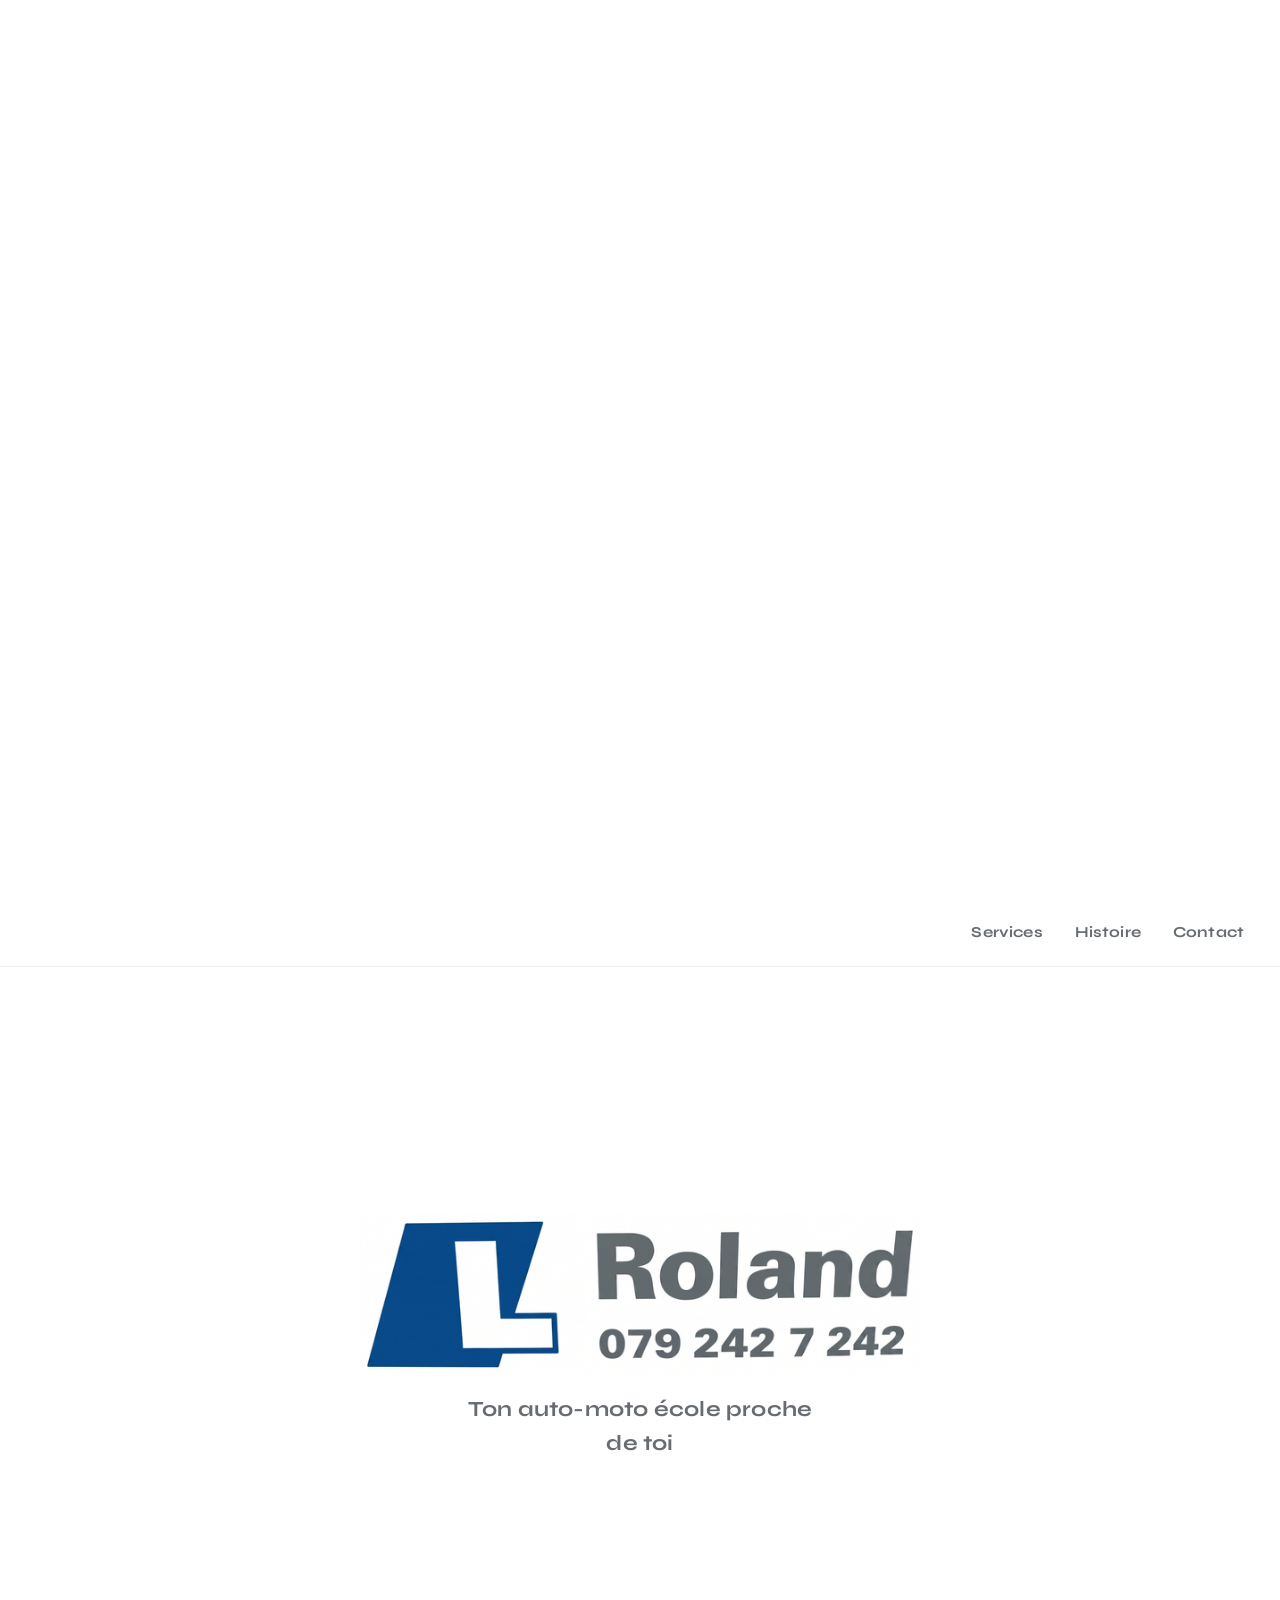
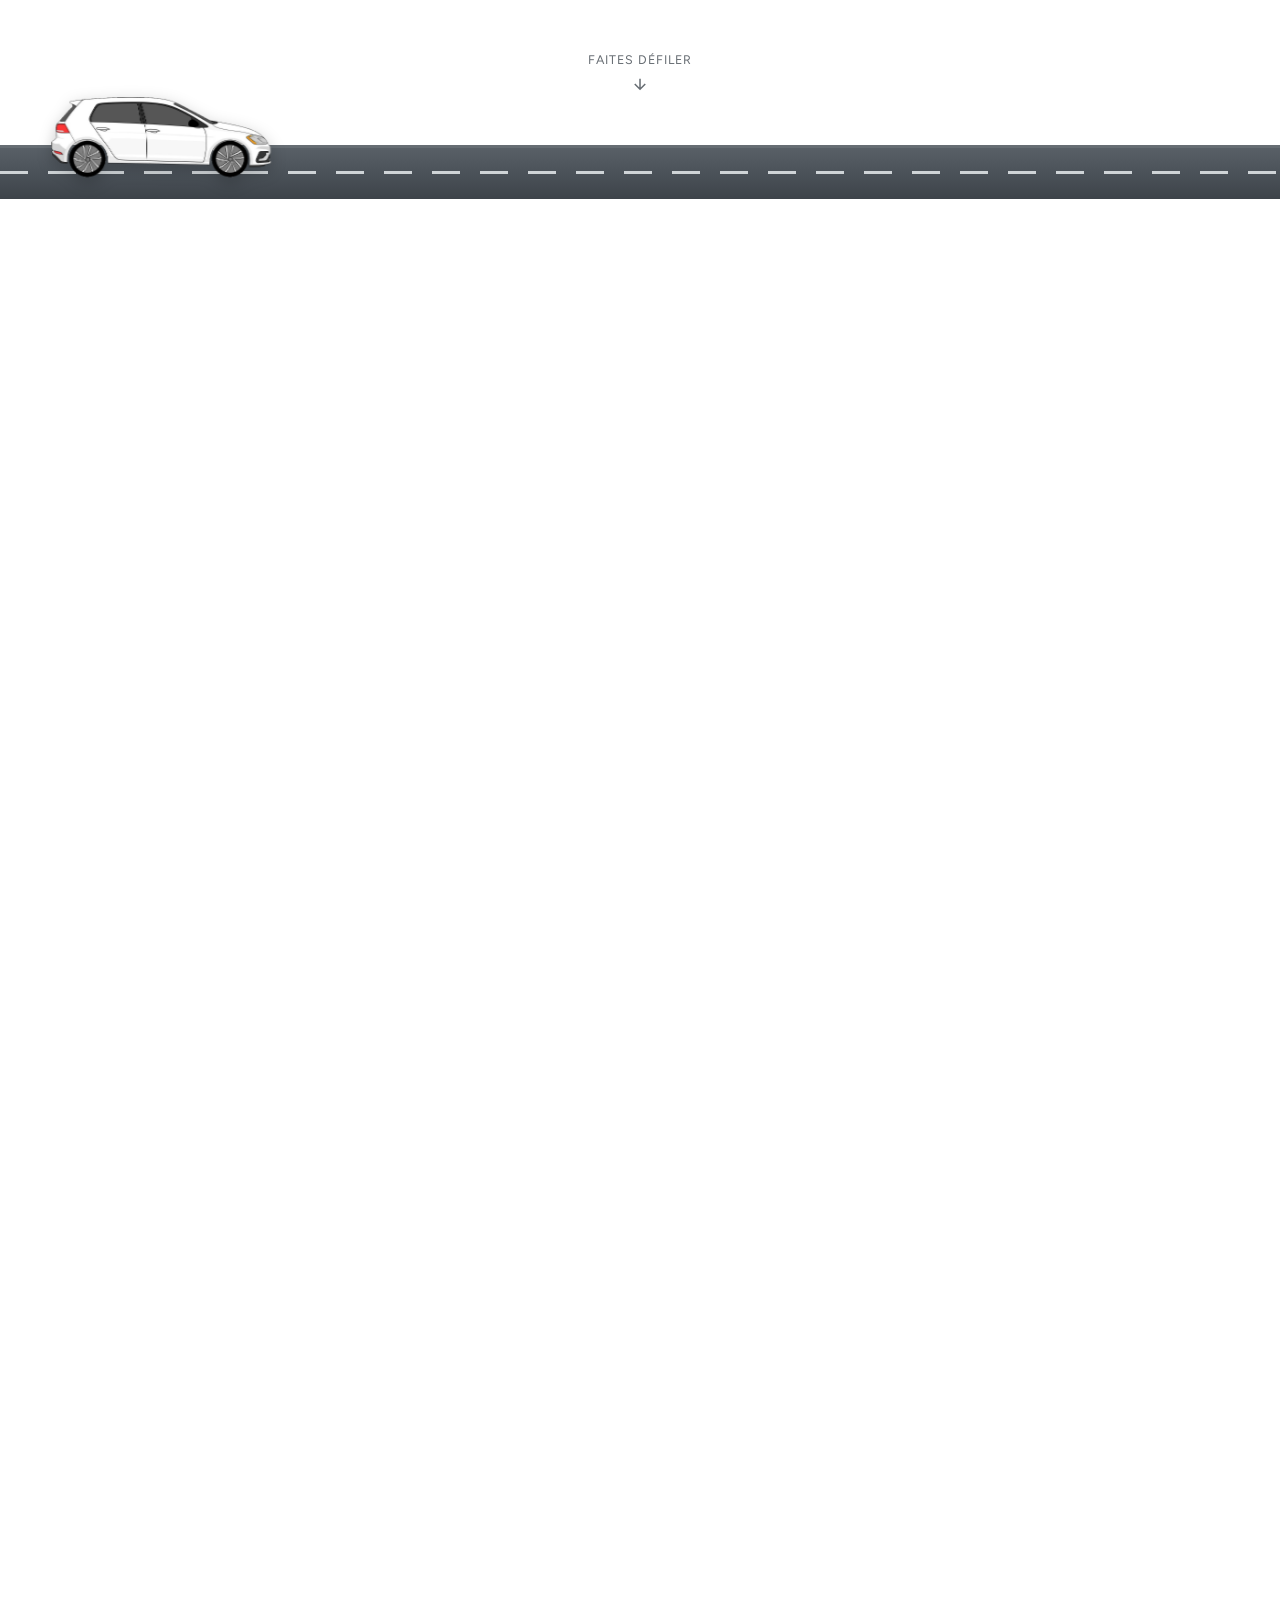
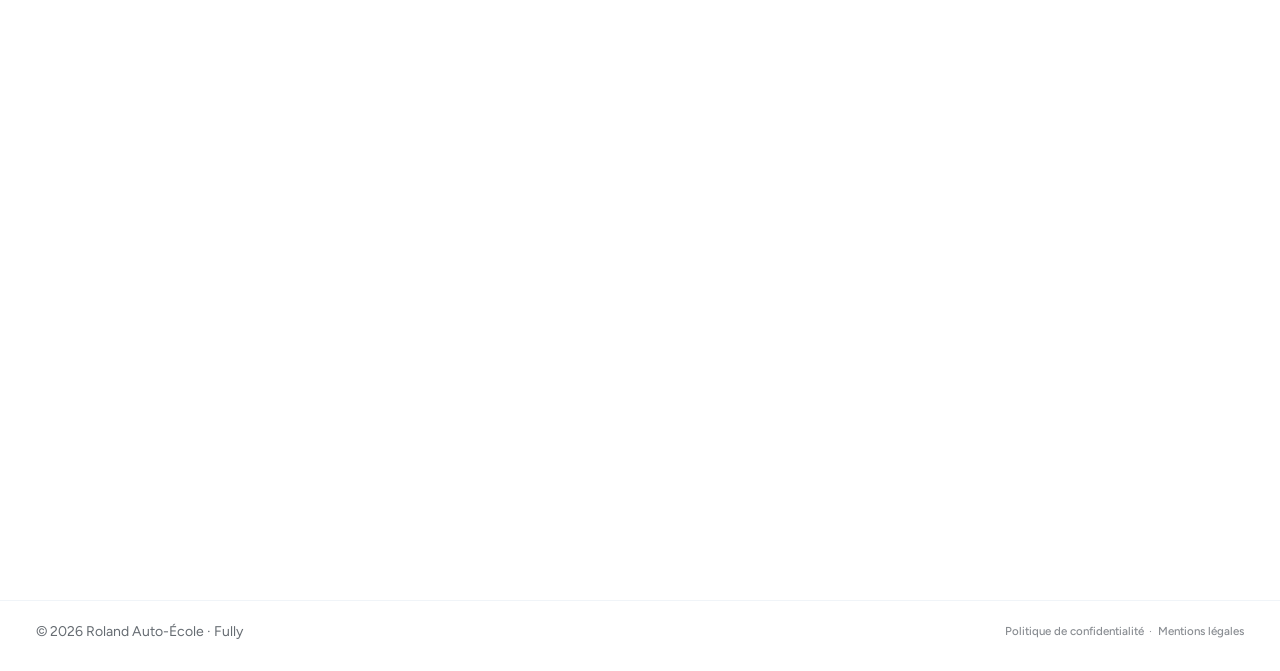
<file: index.html>
<!DOCTYPE html>
<html lang="fr">
  <head>
    <meta charset="UTF-8" />
    <meta name="viewport" content="width=device-width, initial-scale=1, viewport-fit=cover" />
    <meta
      name="description"
      content="Roland Auto-École à Fully (Valais) — formation à la conduite, permis B, cours personnalisés."
    />
    <title>Roland Auto-École — Fully</title>
    <link rel="stylesheet" href="css/fonts.css" />
    <link rel="stylesheet" href="css/styles.css" />
  </head>
  <body class="is-hero">
    <a class="skip-link" href="#contenu">Aller au contenu</a>

    <header class="site-header" id="top">
      <a class="brand" href="#top" aria-label="Roland Auto-École — accueil">
        <img src="assets/roland-logo-header.png" alt="Roland Auto-École" width="200" height="96" />
      </a>
      <nav class="site-nav" id="site-nav" aria-label="Navigation principale">
        <a href="#services" data-panel="1">Services</a>
        <a href="#histoire" data-panel="2">Histoire</a>
        <a href="#contact" data-panel="3">Contact</a>
      </nav>
    </header>

    <main id="contenu">
      <div class="scroll-story" id="scroll-story" aria-label="Parcours de présentation">
        <div class="stage" id="stage">
          <div class="panels" id="panels">
            <!-- Hero -->
            <section class="panel panel-hero" id="accueil" aria-label="Accueil">
              <div class="hero-content">
                <img
                  class="hero-logo"
                  src="assets/roland-logo.png"
                  alt="Roland Auto-École"
                  width="627"
                  height="180"
                />
                <p class="hero-tagline">Ton auto-moto école proche de toi</p>
              </div>
              <p class="scroll-hint" aria-hidden="true">
                <span>Faites défiler</span>
                <svg viewBox="0 0 24 24" width="18" height="18" fill="none" stroke="currentColor" stroke-width="2" aria-hidden="true">
                  <path d="M12 5v14M5 12l7 7 7-7" />
                </svg>
              </p>
            </section>

            <!-- Services — photo + soft overlay + copy -->
            <section class="panel panel-photo" id="services" aria-labelledby="services-title">
              <div class="panel-media" aria-hidden="true">
                <img
                  src="assets/roland-cars-2.jpg"
                  alt=""
                  width="1920"
                  height="1080"
                  fetchpriority="high"
                />
              </div>
              <div class="panel-copy services-panel">
                <p class="eyebrow">Services</p>
                <h2 id="services-title">Nos formations</h2>
                <ul class="service-list">
                  <li class="service-item">
                    <button type="button" class="service-toggle" aria-expanded="false">
                      <span class="service-label">Permis voiture</span>
                      <span class="service-chevron" aria-hidden="true"></span>
                    </button>
                    <div class="service-detail" aria-hidden="true">
                      <p>
                        Dès 17&nbsp;ans, tu peux commencer en conduite accompagnée, puis passer ton
                        permis à 18&nbsp;ans. Mon conseil&nbsp;: faire déjà quelques heures à
                        l’auto-école avant de rouler avec un accompagnateur.
                      </p>
                    </div>
                  </li>
                  <li class="service-item">
                    <button type="button" class="service-toggle" aria-expanded="false">
                      <span class="service-label">Permis moto</span>
                      <span class="service-chevron" aria-hidden="true"></span>
                    </button>
                    <div class="service-detail" aria-hidden="true">
                      <p>
                        Dès 16&nbsp;ans&nbsp;: 125&nbsp;cm³ (cat.&nbsp;A1). Dès 18&nbsp;ans&nbsp;:
                        jusqu’à 35&nbsp;kW. Après 2&nbsp;ans avec ce permis, tu peux passer à la
                        catégorie illimitée.
                      </p>
                    </div>
                  </li>
                  <li class="service-item">
                    <button type="button" class="service-toggle" aria-expanded="false">
                      <span class="service-label">Permis remorque</span>
                      <span class="service-chevron" aria-hidden="true"></span>
                    </button>
                    <div class="service-detail" aria-hidden="true">
                      <p>
                        Une fois le permis voiture obtenu, tu peux te former au remorquage
                        (cat.&nbsp;BE) pour tracter en sécurité, selon le poids de ton attelage.
                      </p>
                    </div>
                  </li>
                  <li class="service-item">
                    <button type="button" class="service-toggle" aria-expanded="false">
                      <span class="service-label">Cours de sensibilisation</span>
                      <span class="service-chevron" aria-hidden="true"></span>
                    </button>
                    <div class="service-detail" aria-hidden="true">
                      <p>
                        Obligatoire dans le parcours suisse vers le permis&nbsp;: ils rappellent
                        les risques de la route et le cadre légal. À suivre au moment indiqué dans
                        ta formation.
                      </p>
                    </div>
                  </li>
                  <li class="service-item">
                    <button type="button" class="service-toggle" aria-expanded="false">
                      <span class="service-label">Cours de préparation d’examen</span>
                      <span class="service-chevron" aria-hidden="true"></span>
                    </button>
                    <div class="service-detail" aria-hidden="true">
                      <p>
                        Un rappel ciblé avant l’examen théorique ou pratique, utile si tu veux te
                        sentir prêt le jour&nbsp;J, voiture ou moto.
                      </p>
                    </div>
                  </li>
                </ul>
              </div>
            </section>

            <!-- Histoire -->
            <section class="panel panel-history" id="histoire" aria-labelledby="histoire-title">
              <div class="panel-copy">
                <p class="eyebrow">Histoire</p>
                <h2 id="histoire-title">Roland, à Fully</h2>
                <p class="lede">
                  Après son CFC de mécanicien automobile, Roland a choisi d’accompagner celles et
                  ceux qui apprennent à conduire, avec patience, clarté et le souci du détail.
                </p>
                <p>
                  Plus de vingt ans d’expérience plus tard, son auto-école reste fidèle à Fully&nbsp;:
                  une école de proximité, où l’on se connaît, où l’on progresse à son rythme, et où
                  chaque leçon compte vraiment.
                </p>
              </div>
            </section>

            <!-- Contact -->
            <section class="panel panel-contact" id="contact" aria-labelledby="contact-title">
              <div class="panel-copy contact-grid">
                <div class="contact-intro">
                  <p class="eyebrow">Contact</p>
                  <h2 id="contact-title">Parlons<br class="title-break" /> de votre<br class="title-break" /> permis</h2>
                  <p class="lede">
                    Une question, un premier rendez-vous&nbsp;?
                    <br class="lede-break" />
                    Écrivez ou appelez.
                  </p>
                </div>
                <address class="contact-card">
                  <p>
                    <span class="label">Adresse</span>
                    <a
                      href="https://www.google.com/maps/search/?api=1&query=Rue+de+l%27Eglise+35,+1926+Fully"
                      rel="noopener noreferrer"
                      target="_blank"
                      >Rue de l’Église 35<br />1926 Fully</a
                    >
                  </p>
                  <p>
                    <span class="label">Téléphone</span>
                    <a href="tel:+41792427242">079 242 7 242</a>
                  </p>
                  <p>
                    <span class="label">E-mail</span>
                    <a href="mailto:info@roland-autoecole.ch">info@roland-autoecole.ch</a>
                  </p>
                </address>
              </div>
              <nav class="legal-links" aria-label="Informations légales">
                <a href="confidentialite.html">Politique de confidentialité</a>
                <span aria-hidden="true">·</span>
                <a href="mentions-legales.html">Mentions légales</a>
              </nav>
            </section>
          </div>

          <div class="road-scene" aria-hidden="true">
            <div class="road">
              <div class="road-line">
                <div class="road-line-strip" id="road-line-strip"></div>
              </div>
              <!-- Mover : translate3d en px (boucle hors écran via modulo) -->
              <div class="car-mover" id="car-mover">
                <div class="car-bundle" id="car-bundle">
                  <div class="car" id="car">
                    <div class="car-rig">
                      <img
                        class="car-art"
                        src="assets/roland-car-2d-right.png"
                        alt=""
                        width="959"
                        height="350"
                        decoding="async"
                      />
                      <!-- Roues : cercles sur les jantes, rotation liée au scroll -->
                      <div class="wheel wheel-rear" data-cx="16.7" data-cy="77" data-d="11.2">
                        <div class="wheel-rotator" id="wheel-rear">
                          <img src="assets/roland-car-2d-right.png" alt="" width="959" height="350" decoding="async" />
                        </div>
                      </div>
                      <div class="wheel wheel-front" data-cx="81.2" data-cy="77" data-d="10.6">
                        <div class="wheel-rotator" id="wheel-front">
                          <img src="assets/roland-car-2d-right.png" alt="" width="959" height="350" decoding="async" />
                        </div>
                      </div>
                      <!-- Phares / feux -->
                      <span class="light light-tail" id="light-tail"></span>
                      <span class="light light-head" id="light-head"></span>
                      <span class="light light-indicator" id="light-indicator"></span>
                      <span class="light light-beam" id="light-beam"></span>
                    </div>
                  </div>
                  <!-- Fumée hors du .car (évite clip du drop-shadow) ; sœur non rognée -->
                  <div class="exhaust" id="exhaust">
                    <span class="smoke s1"></span>
                    <span class="smoke s2"></span>
                    <span class="smoke s3"></span>
                    <span class="smoke s4"></span>
                    <span class="smoke s5"></span>
                    <span class="smoke s6"></span>
                  </div>
                </div>
              </div>
            </div>
          </div>
        </div>
      </div>
    </main>

    <footer class="site-footer">
      <p>© <span id="year"></span> Roland Auto-École · Fully</p>
      <nav class="footer-legal" aria-label="Informations légales">
        <a href="confidentialite.html">Politique de confidentialité</a>
        <span aria-hidden="true">·</span>
        <a href="mentions-legales.html">Mentions légales</a>
      </nav>
    </footer>

    <script src="js/main.js"></script>
  </body>
</html>
</file>
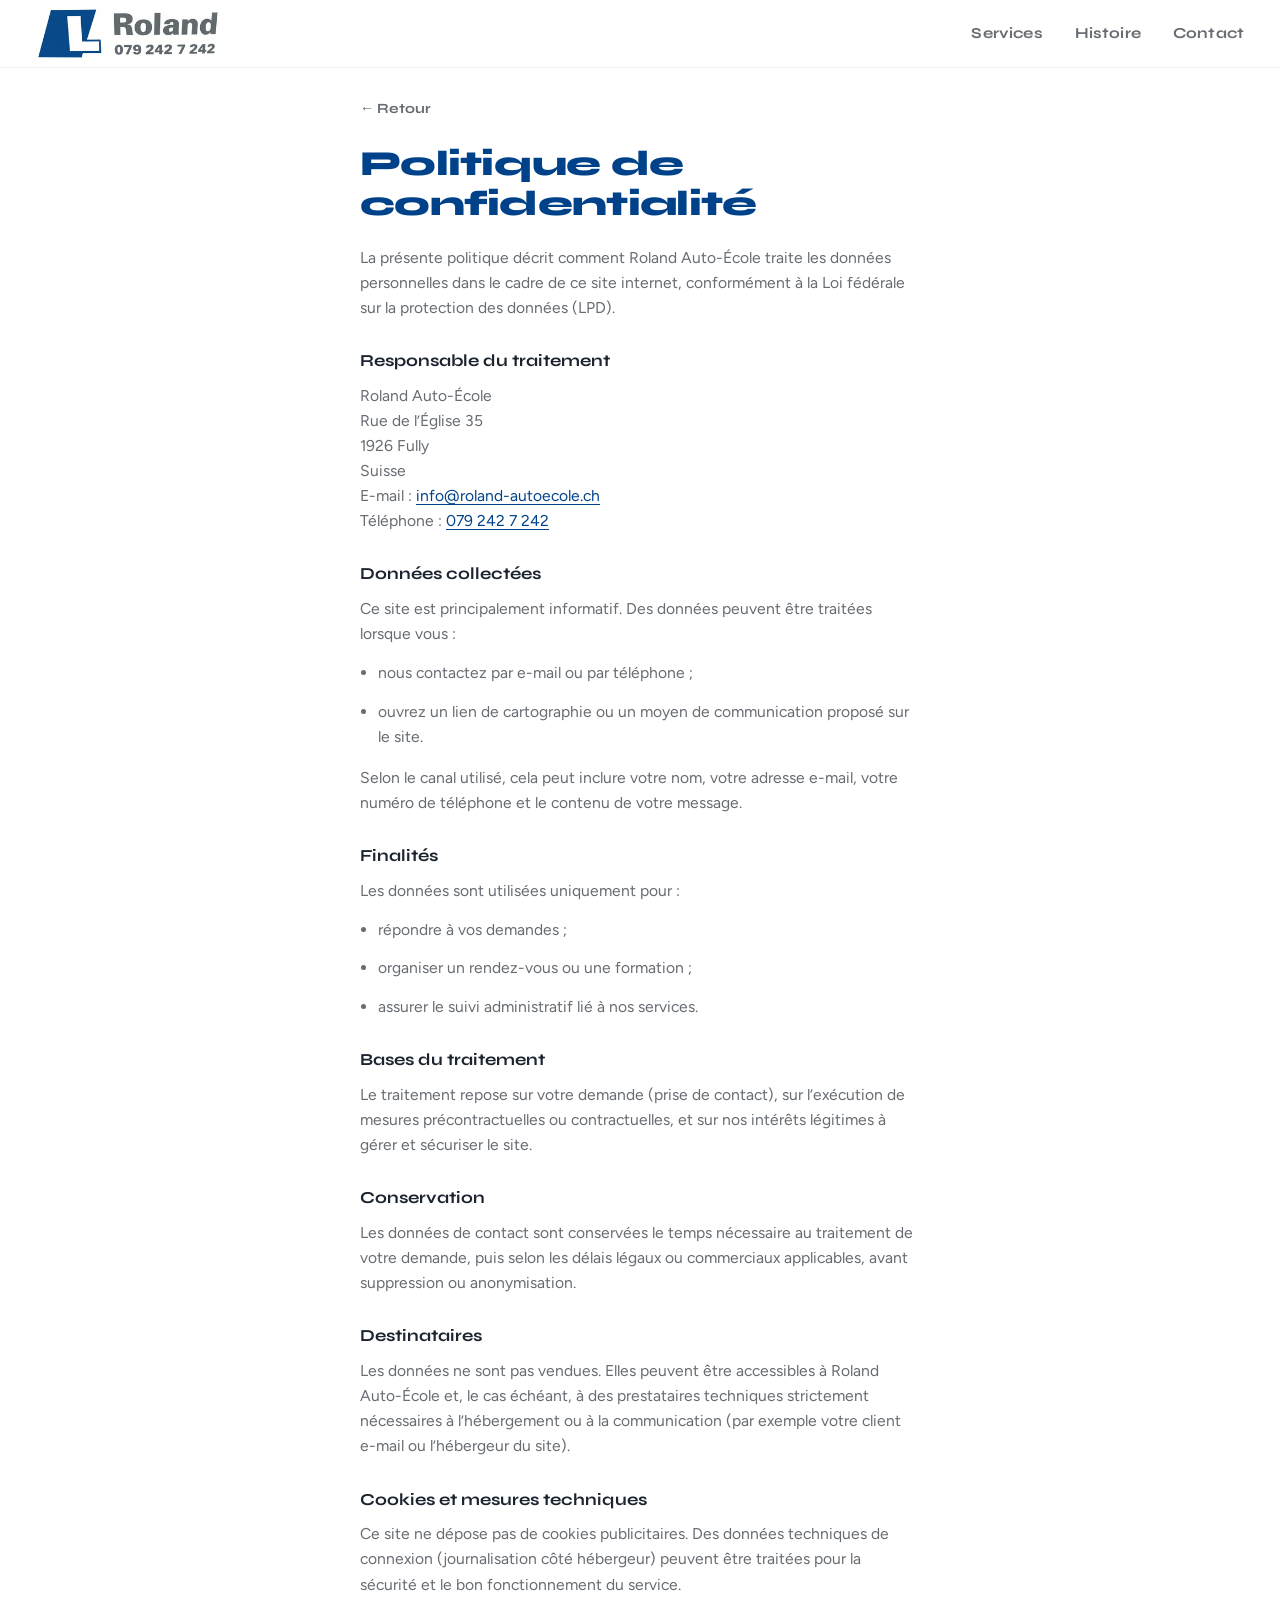
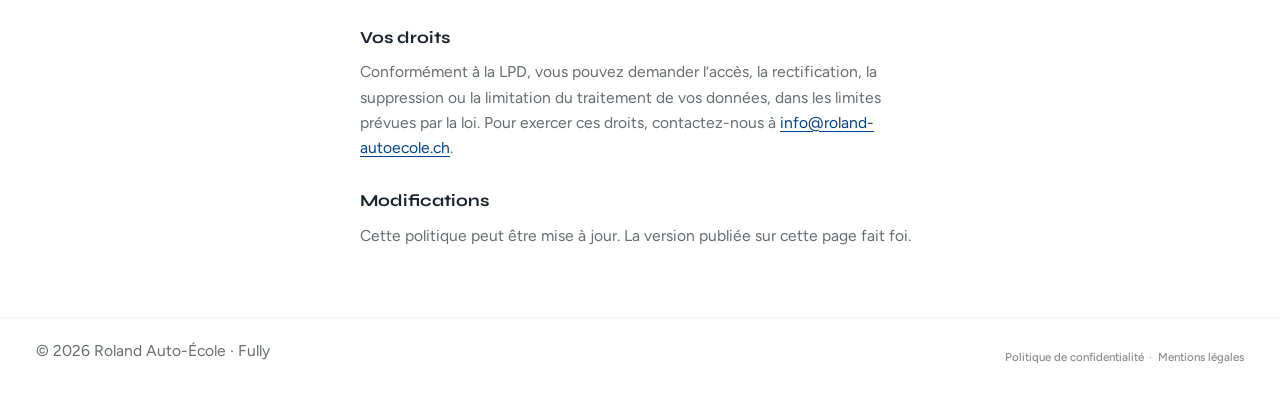
<file: confidentialite.html>
<!DOCTYPE html>
<html lang="fr">
  <head>
    <meta charset="UTF-8" />
    <meta name="viewport" content="width=device-width, initial-scale=1, viewport-fit=cover" />
    <meta
      name="description"
      content="Politique de confidentialité — Roland Auto-École, Fully."
    />
    <title>Politique de confidentialité — Roland Auto-École</title>
    <link rel="stylesheet" href="css/fonts.css" />
    <link rel="stylesheet" href="css/styles.css" />
  </head>
  <body class="legal-page">
    <a class="skip-link" href="#contenu">Aller au contenu</a>

    <header class="site-header" id="top">
      <a class="brand" href="index.html" aria-label="Roland Auto-École — accueil">
        <img src="assets/roland-logo-header.png" alt="Roland Auto-École" width="200" height="96" />
      </a>
      <nav class="site-nav" id="site-nav" aria-label="Navigation principale">
        <a href="index.html#services">Services</a>
        <a href="index.html#histoire">Histoire</a>
        <a href="index.html#contact">Contact</a>
      </nav>
    </header>

    <main id="contenu" class="legal-shell">
      <a class="legal-back" href="index.html">← Retour</a>
      <h1>Politique de confidentialité</h1>
      <p>
        La présente politique décrit comment Roland Auto-École traite les données personnelles dans
        le cadre de ce site internet, conformément à la Loi fédérale sur la protection des données
        (LPD).
      </p>

      <h2>Responsable du traitement</h2>
      <p>
        Roland Auto-École<br />
        Rue de l’Église 35<br />
        1926 Fully<br />
        Suisse<br />
        E-mail&nbsp;:
        <a href="mailto:info@roland-autoecole.ch">info@roland-autoecole.ch</a><br />
        Téléphone&nbsp;:
        <a href="tel:+41792427242">079 242 7 242</a>
      </p>

      <h2>Données collectées</h2>
      <p>Ce site est principalement informatif. Des données peuvent être traitées lorsque vous&nbsp;:</p>
      <ul>
        <li>nous contactez par e-mail ou par téléphone&nbsp;;</li>
        <li>ouvrez un lien de cartographie ou un moyen de communication proposé sur le site.</li>
      </ul>
      <p>
        Selon le canal utilisé, cela peut inclure votre nom, votre adresse e-mail, votre numéro de
        téléphone et le contenu de votre message.
      </p>

      <h2>Finalités</h2>
      <p>Les données sont utilisées uniquement pour&nbsp;:</p>
      <ul>
        <li>répondre à vos demandes&nbsp;;</li>
        <li>organiser un rendez-vous ou une formation&nbsp;;</li>
        <li>assurer le suivi administratif lié à nos services.</li>
      </ul>

      <h2>Bases du traitement</h2>
      <p>
        Le traitement repose sur votre demande (prise de contact), sur l’exécution de mesures
        précontractuelles ou contractuelles, et sur nos intérêts légitimes à gérer et sécuriser le
        site.
      </p>

      <h2>Conservation</h2>
      <p>
        Les données de contact sont conservées le temps nécessaire au traitement de votre demande,
        puis selon les délais légaux ou commerciaux applicables, avant suppression ou anonymisation.
      </p>

      <h2>Destinataires</h2>
      <p>
        Les données ne sont pas vendues. Elles peuvent être accessibles à Roland Auto-École et, le
        cas échéant, à des prestataires techniques strictement nécessaires à l’hébergement ou à la
        communication (par exemple votre client e-mail ou l’hébergeur du site).
      </p>

      <h2>Cookies et mesures techniques</h2>
      <p>
        Ce site ne dépose pas de cookies publicitaires. Des données techniques de connexion
        (journalisation côté hébergeur) peuvent être traitées pour la sécurité et le bon
        fonctionnement du service.
      </p>

      <h2>Vos droits</h2>
      <p>
        Conformément à la LPD, vous pouvez demander l’accès, la rectification, la suppression ou la
        limitation du traitement de vos données, dans les limites prévues par la loi. Pour exercer
        ces droits, contactez-nous à
        <a href="mailto:info@roland-autoecole.ch">info@roland-autoecole.ch</a>.
      </p>

      <h2>Modifications</h2>
      <p>
        Cette politique peut être mise à jour. La version publiée sur cette page fait foi.
      </p>
    </main>

    <footer class="site-footer">
      <p>© <span id="year"></span> Roland Auto-École · Fully</p>
      <nav class="footer-legal" aria-label="Informations légales">
        <a href="confidentialite.html" aria-current="page">Politique de confidentialité</a>
        <span aria-hidden="true">·</span>
        <a href="mentions-legales.html">Mentions légales</a>
      </nav>
    </footer>

    <script>
      document.getElementById("year").textContent = String(new Date().getFullYear());
    </script>
  </body>
</html>
</file>
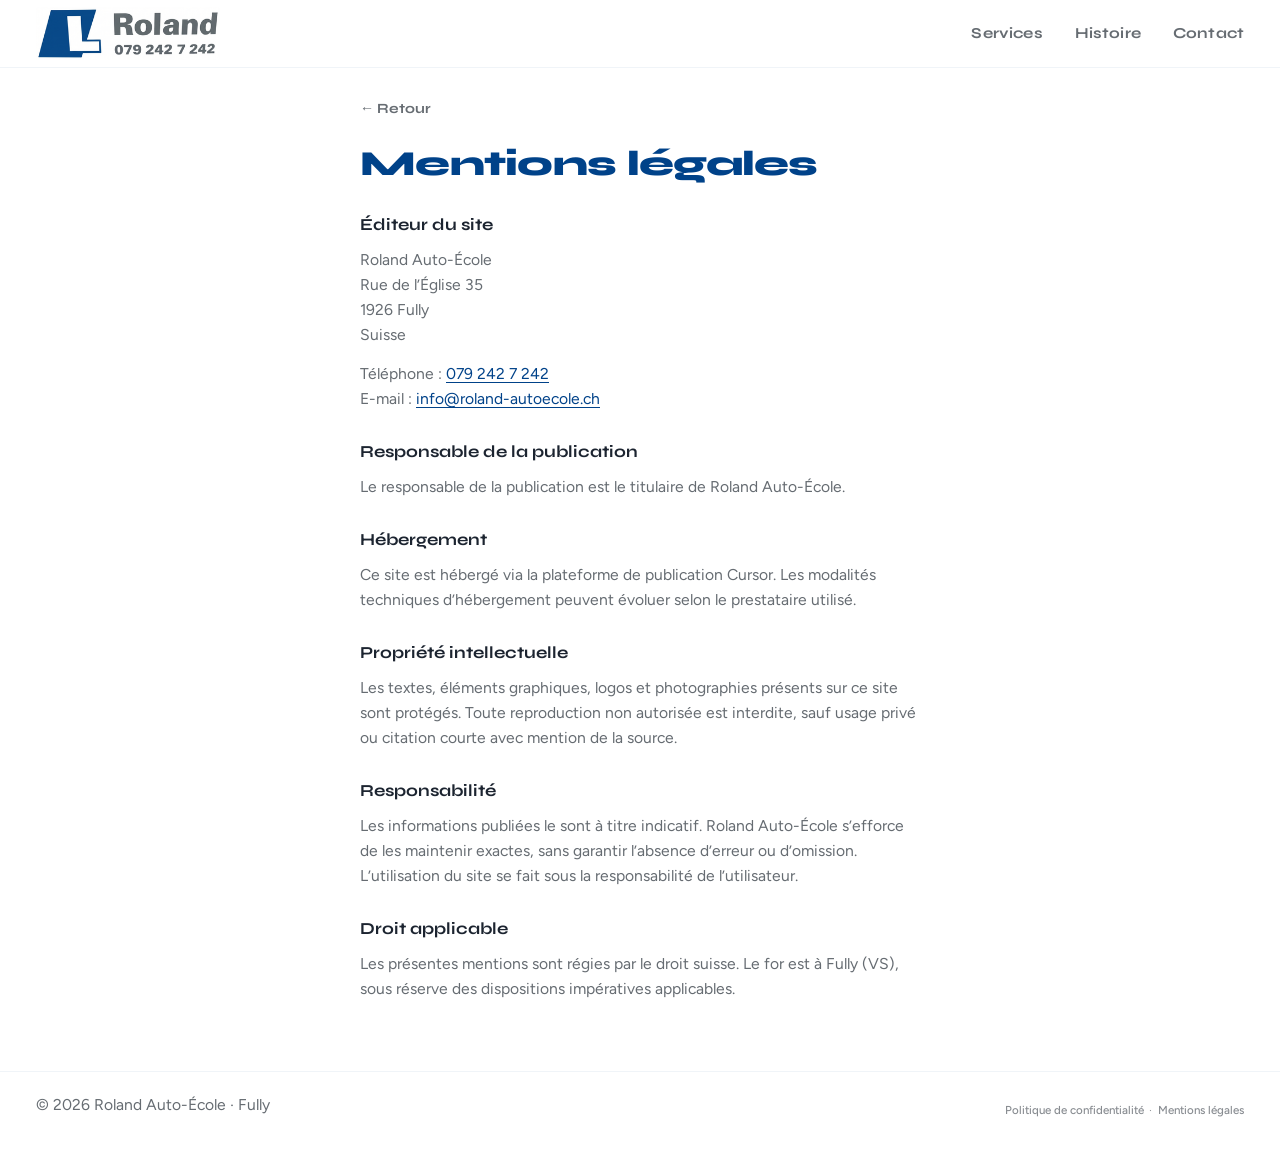
<file: mentions-legales.html>
<!DOCTYPE html>
<html lang="fr">
  <head>
    <meta charset="UTF-8" />
    <meta name="viewport" content="width=device-width, initial-scale=1, viewport-fit=cover" />
    <meta name="description" content="Mentions légales — Roland Auto-École, Fully." />
    <title>Mentions légales — Roland Auto-École</title>
    <link rel="stylesheet" href="css/fonts.css" />
    <link rel="stylesheet" href="css/styles.css" />
  </head>
  <body class="legal-page">
    <a class="skip-link" href="#contenu">Aller au contenu</a>

    <header class="site-header" id="top">
      <a class="brand" href="index.html" aria-label="Roland Auto-École — accueil">
        <img src="assets/roland-logo-header.png" alt="Roland Auto-École" width="200" height="96" />
      </a>
      <nav class="site-nav" id="site-nav" aria-label="Navigation principale">
        <a href="index.html#services">Services</a>
        <a href="index.html#histoire">Histoire</a>
        <a href="index.html#contact">Contact</a>
      </nav>
    </header>

    <main id="contenu" class="legal-shell">
      <a class="legal-back" href="index.html">← Retour</a>
      <h1>Mentions légales</h1>

      <h2>Éditeur du site</h2>
      <p>
        Roland Auto-École<br />
        Rue de l’Église 35<br />
        1926 Fully<br />
        Suisse
      </p>
      <p>
        Téléphone&nbsp;:
        <a href="tel:+41792427242">079 242 7 242</a><br />
        E-mail&nbsp;:
        <a href="mailto:info@roland-autoecole.ch">info@roland-autoecole.ch</a>
      </p>

      <h2>Responsable de la publication</h2>
      <p>Le responsable de la publication est le titulaire de Roland Auto-École.</p>

      <h2>Hébergement</h2>
      <p>
        Ce site est hébergé via la plateforme de publication Cursor. Les modalités techniques
        d’hébergement peuvent évoluer selon le prestataire utilisé.
      </p>

      <h2>Propriété intellectuelle</h2>
      <p>
        Les textes, éléments graphiques, logos et photographies présents sur ce site sont protégés.
        Toute reproduction non autorisée est interdite, sauf usage privé ou citation courte avec
        mention de la source.
      </p>

      <h2>Responsabilité</h2>
      <p>
        Les informations publiées le sont à titre indicatif. Roland Auto-École s’efforce de les
        maintenir exactes, sans garantir l’absence d’erreur ou d’omission. L’utilisation du site se
        fait sous la responsabilité de l’utilisateur.
      </p>

      <h2>Droit applicable</h2>
      <p>Les présentes mentions sont régies par le droit suisse. Le for est à Fully (VS), sous réserve des dispositions impératives applicables.</p>
    </main>

    <footer class="site-footer">
      <p>© <span id="year"></span> Roland Auto-École · Fully</p>
      <nav class="footer-legal" aria-label="Informations légales">
        <a href="confidentialite.html">Politique de confidentialité</a>
        <span aria-hidden="true">·</span>
        <a href="mentions-legales.html" aria-current="page">Mentions légales</a>
      </nav>
    </footer>

    <script>
      document.getElementById("year").textContent = String(new Date().getFullYear());
    </script>
  </body>
</html>
</file>
<file: css/fonts.css>
/* Polices auto-hébergées (Figtree + Syne). Aucun appel à Google Fonts. */
/* latin-ext */
@font-face {
  font-family: 'Figtree';
  font-style: normal;
  font-weight: 400;
  font-display: swap;
  src: url(../fonts/figtree-_Xms-HUzqDCFdgfMm4q9DbZs.woff2) format('woff2');
  unicode-range: U+0100-02BA, U+02BD-02C5, U+02C7-02CC, U+02CE-02D7, U+02DD-02FF, U+0304, U+0308, U+0329, U+1D00-1DBF, U+1E00-1E9F, U+1EF2-1EFF, U+2020, U+20A0-20AB, U+20AD-20C4, U+2113, U+2C60-2C7F, U+A720-A7FF;
}
/* latin */
@font-face {
  font-family: 'Figtree';
  font-style: normal;
  font-weight: 400;
  font-display: swap;
  src: url(../fonts/figtree-_Xms-HUzqDCFdgfMm4S9DQ.woff2) format('woff2');
  unicode-range: U+0000-00FF, U+0131, U+0152-0153, U+02BB-02BC, U+02C6, U+02DA, U+02DC, U+0304, U+0308, U+0329, U+2000-206F, U+20AC, U+2122, U+2191, U+2193, U+2212, U+2215, U+FEFF, U+FFFD;
}
/* latin-ext */
@font-face {
  font-family: 'Figtree';
  font-style: normal;
  font-weight: 500;
  font-display: swap;
  src: url(../fonts/figtree-_Xms-HUzqDCFdgfMm4q9DbZs.woff2) format('woff2');
  unicode-range: U+0100-02BA, U+02BD-02C5, U+02C7-02CC, U+02CE-02D7, U+02DD-02FF, U+0304, U+0308, U+0329, U+1D00-1DBF, U+1E00-1E9F, U+1EF2-1EFF, U+2020, U+20A0-20AB, U+20AD-20C4, U+2113, U+2C60-2C7F, U+A720-A7FF;
}
/* latin */
@font-face {
  font-family: 'Figtree';
  font-style: normal;
  font-weight: 500;
  font-display: swap;
  src: url(../fonts/figtree-_Xms-HUzqDCFdgfMm4S9DQ.woff2) format('woff2');
  unicode-range: U+0000-00FF, U+0131, U+0152-0153, U+02BB-02BC, U+02C6, U+02DA, U+02DC, U+0304, U+0308, U+0329, U+2000-206F, U+20AC, U+2122, U+2191, U+2193, U+2212, U+2215, U+FEFF, U+FFFD;
}
/* latin-ext */
@font-face {
  font-family: 'Figtree';
  font-style: normal;
  font-weight: 600;
  font-display: swap;
  src: url(../fonts/figtree-_Xms-HUzqDCFdgfMm4q9DbZs.woff2) format('woff2');
  unicode-range: U+0100-02BA, U+02BD-02C5, U+02C7-02CC, U+02CE-02D7, U+02DD-02FF, U+0304, U+0308, U+0329, U+1D00-1DBF, U+1E00-1E9F, U+1EF2-1EFF, U+2020, U+20A0-20AB, U+20AD-20C4, U+2113, U+2C60-2C7F, U+A720-A7FF;
}
/* latin */
@font-face {
  font-family: 'Figtree';
  font-style: normal;
  font-weight: 600;
  font-display: swap;
  src: url(../fonts/figtree-_Xms-HUzqDCFdgfMm4S9DQ.woff2) format('woff2');
  unicode-range: U+0000-00FF, U+0131, U+0152-0153, U+02BB-02BC, U+02C6, U+02DA, U+02DC, U+0304, U+0308, U+0329, U+2000-206F, U+20AC, U+2122, U+2191, U+2193, U+2212, U+2215, U+FEFF, U+FFFD;
}
/* latin-ext */
@font-face {
  font-family: 'Figtree';
  font-style: normal;
  font-weight: 700;
  font-display: swap;
  src: url(../fonts/figtree-_Xms-HUzqDCFdgfMm4q9DbZs.woff2) format('woff2');
  unicode-range: U+0100-02BA, U+02BD-02C5, U+02C7-02CC, U+02CE-02D7, U+02DD-02FF, U+0304, U+0308, U+0329, U+1D00-1DBF, U+1E00-1E9F, U+1EF2-1EFF, U+2020, U+20A0-20AB, U+20AD-20C4, U+2113, U+2C60-2C7F, U+A720-A7FF;
}
/* latin */
@font-face {
  font-family: 'Figtree';
  font-style: normal;
  font-weight: 700;
  font-display: swap;
  src: url(../fonts/figtree-_Xms-HUzqDCFdgfMm4S9DQ.woff2) format('woff2');
  unicode-range: U+0000-00FF, U+0131, U+0152-0153, U+02BB-02BC, U+02C6, U+02DA, U+02DC, U+0304, U+0308, U+0329, U+2000-206F, U+20AC, U+2122, U+2191, U+2193, U+2212, U+2215, U+FEFF, U+FFFD;
}
/* latin-ext */
@font-face {
  font-family: 'Syne';
  font-style: normal;
  font-weight: 600;
  font-display: swap;
  src: url(../fonts/syne-8vIH7w4qzmVxm25L9Hz_.woff2) format('woff2');
  unicode-range: U+0100-02BA, U+02BD-02C5, U+02C7-02CC, U+02CE-02D7, U+02DD-02FF, U+0304, U+0308, U+0329, U+1D00-1DBF, U+1E00-1E9F, U+1EF2-1EFF, U+2020, U+20A0-20AB, U+20AD-20C4, U+2113, U+2C60-2C7F, U+A720-A7FF;
}
/* latin */
@font-face {
  font-family: 'Syne';
  font-style: normal;
  font-weight: 600;
  font-display: swap;
  src: url(../fonts/syne-8vIH7w4qzmVxm2BL9A.woff2) format('woff2');
  unicode-range: U+0000-00FF, U+0131, U+0152-0153, U+02BB-02BC, U+02C6, U+02DA, U+02DC, U+0304, U+0308, U+0329, U+2000-206F, U+20AC, U+2122, U+2191, U+2193, U+2212, U+2215, U+FEFF, U+FFFD;
}
/* latin-ext */
@font-face {
  font-family: 'Syne';
  font-style: normal;
  font-weight: 700;
  font-display: swap;
  src: url(../fonts/syne-8vIH7w4qzmVxm25L9Hz_.woff2) format('woff2');
  unicode-range: U+0100-02BA, U+02BD-02C5, U+02C7-02CC, U+02CE-02D7, U+02DD-02FF, U+0304, U+0308, U+0329, U+1D00-1DBF, U+1E00-1E9F, U+1EF2-1EFF, U+2020, U+20A0-20AB, U+20AD-20C4, U+2113, U+2C60-2C7F, U+A720-A7FF;
}
/* latin */
@font-face {
  font-family: 'Syne';
  font-style: normal;
  font-weight: 700;
  font-display: swap;
  src: url(../fonts/syne-8vIH7w4qzmVxm2BL9A.woff2) format('woff2');
  unicode-range: U+0000-00FF, U+0131, U+0152-0153, U+02BB-02BC, U+02C6, U+02DA, U+02DC, U+0304, U+0308, U+0329, U+2000-206F, U+20AC, U+2122, U+2191, U+2193, U+2212, U+2215, U+FEFF, U+FFFD;
}
/* latin-ext */
@font-face {
  font-family: 'Syne';
  font-style: normal;
  font-weight: 800;
  font-display: swap;
  src: url(../fonts/syne-8vIH7w4qzmVxm25L9Hz_.woff2) format('woff2');
  unicode-range: U+0100-02BA, U+02BD-02C5, U+02C7-02CC, U+02CE-02D7, U+02DD-02FF, U+0304, U+0308, U+0329, U+1D00-1DBF, U+1E00-1E9F, U+1EF2-1EFF, U+2020, U+20A0-20AB, U+20AD-20C4, U+2113, U+2C60-2C7F, U+A720-A7FF;
}
/* latin */
@font-face {
  font-family: 'Syne';
  font-style: normal;
  font-weight: 800;
  font-display: swap;
  src: url(../fonts/syne-8vIH7w4qzmVxm2BL9A.woff2) format('woff2');
  unicode-range: U+0000-00FF, U+0131, U+0152-0153, U+02BB-02BC, U+02C6, U+02DA, U+02DC, U+0304, U+0308, U+0329, U+2000-206F, U+20AC, U+2122, U+2191, U+2193, U+2212, U+2215, U+FEFF, U+FFFD;
}
</file>
<file: css/styles.css>
:root {
  --blue: #004289;
  --blue-soft: #1a5a9e;
  --grey: #666c72;
  --ink: #1c2430;
  --white: #ffffff;
  --mist: #eef3f8;
  --mist-2: #d9e4ef;
  --road: #4a5158;
  --road-line: #e8ecef;
  --header-h: 4.25rem;
  --road-h: 5.5rem;
  /* Safari iOS: 100vh includes area behind the browser chrome */
  --app-vh: 100vh;
  --ease: cubic-bezier(0.22, 1, 0.36, 1);
  --font-display: "Syne", sans-serif;
  --font-body: "Figtree", sans-serif;
}

*,
*::before,
*::after {
  box-sizing: border-box;
}

@supports (height: 100dvh) {
  :root {
    --app-vh: 100dvh;
  }
}

html {
  scroll-behavior: auto;
  overscroll-behavior: none;
}

body {
  margin: 0;
  font-family: var(--font-body);
  color: var(--ink);
  background: var(--white);
  min-height: 100vh;
  min-height: var(--app-vh);
  line-height: 1.55;
  overflow-x: hidden;
  overscroll-behavior-x: none;
  touch-action: pan-y;
}

img {
  max-width: 100%;
  height: auto;
  display: block;
}

a {
  color: var(--blue);
  text-decoration-thickness: 1px;
  text-underline-offset: 0.18em;
}

a:hover {
  color: var(--blue-soft);
}

.skip-link {
  position: absolute;
  left: -999px;
  top: 0;
  background: var(--blue);
  color: var(--white);
  padding: 0.6rem 1rem;
  z-index: 100;
}

.skip-link:focus {
  left: 0.75rem;
  top: 0.75rem;
}

/* Header */
.site-header {
  position: fixed;
  inset: 0 0 auto;
  z-index: 40;
  display: flex;
  align-items: center;
  justify-content: space-between;
  gap: 1rem;
  height: var(--header-h);
  padding: 0 clamp(1rem, 3vw, 2.25rem);
  background: rgba(255, 255, 255, 0.92);
  backdrop-filter: blur(12px);
  border-bottom: 1px solid rgba(0, 66, 137, 0.06);
  overflow: hidden;
}

.brand {
  display: flex;
  align-items: center;
  height: 100%;
  max-height: 100%;
  max-width: min(42vw, 11.5rem);
  transition: opacity 0.35s var(--ease), visibility 0.35s var(--ease);
}

.brand img {
  display: block;
  width: auto;
  height: auto;
  max-width: 100%;
  max-height: calc(var(--header-h) - 0.7rem);
  object-fit: contain;
  object-position: left center;
}

/* Hide header logo on first panel — hero logo is the brand signal */
body.is-hero .brand {
  opacity: 0;
  visibility: hidden;
  pointer-events: none;
}

.site-nav {
  display: flex;
  align-items: center;
  gap: clamp(1rem, 3vw, 2rem);
}

.site-nav a {
  font-family: var(--font-display);
  font-weight: 650;
  font-size: 0.95rem;
  color: var(--grey);
  text-decoration: none;
  letter-spacing: 0.01em;
  transition: color 0.25s var(--ease);
}

.site-nav a:hover,
.site-nav a.is-active {
  color: var(--blue);
}

/* Scroll story */
.scroll-story {
  /* Height set in JS for infinite track (clones) */
  height: 600vh;
  position: relative;
}

.stage {
  position: sticky;
  top: 0;
  height: 100vh;
  height: var(--app-vh);
  overflow: hidden;
  display: flex;
  flex-direction: column;
  touch-action: none; /* map vertical + horizontal swipes in JS */
}

.panels {
  display: flex;
  flex: 1;
  /* Width / flex basis set in JS for N track panels */
  width: 600%;
  height: calc(100% - var(--road-h));
  will-change: transform;
  transition: none;
}

.panel {
  flex: 0 0 16.6667%;
  width: 16.6667%;
  height: 100%;
  padding: calc(var(--header-h) + 1.25rem) clamp(1.25rem, 4vw, 4rem) 1.5rem;
  position: relative;
  display: flex;
  align-items: center;
}

/* Hero — white, big logo + tagline */
.panel-hero {
  justify-content: center;
  align-items: center;
  text-align: center;
  background: #ffffff;
  overflow: hidden;
  padding-left: clamp(1.25rem, 4vw, 4rem);
  padding-right: clamp(1.25rem, 4vw, 4rem);
}

.hero-content {
  position: relative;
  z-index: 1;
  margin: 0 auto;
  display: flex;
  flex-direction: column;
  align-items: center;
  justify-content: center;
  gap: 1.15rem;
  animation: hero-rise 0.9s var(--ease) both;
}

@keyframes hero-rise {
  from {
    opacity: 0;
    transform: translateY(14px);
  }
  to {
    opacity: 1;
    transform: translateY(0);
  }
}

.hero-logo {
  width: min(88vw, 560px);
  height: auto;
  object-fit: contain;
}

.hero-tagline {
  margin: 0;
  font-family: var(--font-display);
  font-weight: 650;
  font-size: clamp(1.05rem, 2.4vw, 1.35rem);
  letter-spacing: 0.01em;
  color: var(--grey);
  max-width: 22ch;
}

.scroll-hint {
  position: absolute;
  bottom: 1.15rem;
  left: 50%;
  transform: translateX(-50%);
  z-index: 2;
  display: flex;
  flex-direction: column;
  align-items: center;
  gap: 0.35rem;
  margin: 0;
  color: var(--grey);
  font-size: 0.78rem;
  letter-spacing: 0.08em;
  text-transform: uppercase;
  animation: hint-bob 2.2s ease-in-out infinite;
}

@keyframes hint-bob {
  0%,
  100% {
    transform: translateX(-50%) translateY(0);
    opacity: 0.55;
  }
  50% {
    transform: translateX(-50%) translateY(6px);
    opacity: 1;
  }
}

/* Full-bleed photo panel + soft overlay + copy */
.panel-photo {
  background: #0c1c30;
  color: var(--white);
  align-items: center;
}

.panel-photo .panel-media {
  position: absolute;
  inset: 0;
  overflow: hidden;
  z-index: 0;
}

.panel-photo .panel-media img {
  width: 100%;
  height: 100%;
  object-fit: cover;
  object-position: center 45%;
  display: block;
}

.panel-photo::after {
  content: "";
  position: absolute;
  inset: 0;
  z-index: 0;
  pointer-events: none;
  background: linear-gradient(
    105deg,
    rgba(12, 28, 48, 0.72) 0%,
    rgba(12, 28, 48, 0.52) 48%,
    rgba(12, 28, 48, 0.28) 100%
  );
}

.panel-photo .panel-copy {
  position: relative;
  z-index: 1;
  max-width: 34rem;
}

.panel-photo .services-panel {
  max-width: min(34rem, 92%);
  max-height: min(70vh, 32rem);
  padding: 1.5rem 1.6rem 1.65rem;
  background: rgba(255, 255, 255, 0.94);
  color: var(--ink);
  box-shadow: 0 10px 36px rgba(12, 28, 48, 0.18);
  overflow-x: hidden;
  overflow-y: auto;
  overscroll-behavior: contain;
  -webkit-overflow-scrolling: touch;
}

.panel-photo .services-panel .eyebrow {
  color: var(--blue);
}

.panel-photo .services-panel h2 {
  color: var(--ink);
  font-weight: 800;
  font-size: clamp(1.85rem, 4vw, 2.6rem);
  letter-spacing: -0.02em;
  -webkit-text-stroke: 0;
  text-shadow: none;
  margin: 0 0 0.35rem;
}

.panel-photo .services-panel .service-list {
  color: var(--ink);
}

.panel-photo .eyebrow {
  color: #c5d8ec;
}

.panel-photo h2 {
  color: #ffffff;
  font-weight: 800;
  font-size: clamp(2.1rem, 4.8vw, 3.2rem);
  letter-spacing: -0.02em;
}

.panel-photo .lede,
.panel-photo .service-list {
  color: var(--white);
}

.panel-photo .lede {
  color: rgba(255, 255, 255, 0.9);
}

.service-list {
  list-style: none;
  margin: 1.1rem 0 0;
  padding: 0;
  display: grid;
  gap: 0.45rem;
}

.service-item {
  font-family: var(--font-display);
  font-weight: 700;
  font-size: clamp(1.05rem, 2vw, 1.22rem);
  letter-spacing: 0.01em;
  padding-left: 0.9rem;
  border-left: 2px solid rgba(255, 255, 255, 0.5);
  line-height: 1.35;
}

.panel-photo .services-panel .service-item {
  color: var(--ink);
  border-left-color: var(--blue);
  font-weight: 700;
}

/* Déroulé léger des formations */
.service-toggle {
  display: flex;
  align-items: center;
  justify-content: space-between;
  gap: 0.75rem;
  width: 100%;
  margin: 0;
  padding: 0.35rem 0.15rem 0.35rem 0;
  border: 0;
  background: transparent;
  color: inherit;
  font: inherit;
  text-align: left;
  cursor: pointer;
  touch-action: manipulation;
}

.service-toggle:hover .service-label,
.service-toggle:focus-visible .service-label {
  color: var(--blue);
}

.service-toggle:focus-visible {
  outline: 2px solid rgba(0, 66, 137, 0.35);
  outline-offset: 2px;
}

.service-chevron {
  flex-shrink: 0;
  width: 0.45rem;
  height: 0.45rem;
  border-right: 2px solid currentColor;
  border-bottom: 2px solid currentColor;
  transform: rotate(45deg);
  opacity: 0.45;
  transition: transform 0.25s var(--ease), opacity 0.2s;
}

.service-toggle[aria-expanded="true"] .service-chevron {
  transform: rotate(225deg);
  opacity: 0.7;
}

.service-detail {
  display: grid;
  grid-template-rows: 0fr;
  transition: grid-template-rows 0.28s var(--ease);
}

.service-detail > p {
  min-height: 0;
  overflow: hidden;
  margin: 0;
  padding: 0 0.15rem 0 0;
  font-family: var(--font-body);
  font-weight: 500;
  font-size: 0.92rem;
  line-height: 1.45;
  color: var(--grey);
  max-width: 36ch;
}

.service-item.is-open .service-detail {
  grid-template-rows: 1fr;
}

.service-item.is-open .service-detail > p {
  padding-bottom: 0.55rem;
  padding-top: 0.15rem;
}

/* Shared panel copy */
.eyebrow {
  margin: 0 0 0.4rem;
  font-family: var(--font-display);
  font-weight: 700;
  font-size: 0.8rem;
  letter-spacing: 0.14em;
  text-transform: uppercase;
  color: var(--blue);
}

.panel h2 {
  margin: 0 0 0.75rem;
  font-family: var(--font-display);
  font-weight: 800;
  font-size: clamp(1.85rem, 4vw, 3rem);
  line-height: 1.1;
  letter-spacing: -0.02em;
  color: var(--ink);
}

.lede {
  margin: 0 0 1.25rem;
  font-size: clamp(1.02rem, 1.6vw, 1.2rem);
  color: var(--grey);
  max-width: 36ch;
}

.panel-copy {
  position: relative;
  z-index: 1;
  max-width: 36rem;
}

.panel-copy > p:not(.lede):not(.eyebrow) {
  color: var(--ink);
  opacity: 0.88;
}

/* History — clean, no photo */
.panel-history {
  background: #ffffff;
}

.panel-history .panel-copy {
  max-width: 38rem;
}

.panel-history .panel-copy > p:not(.lede):not(.eyebrow) {
  font-size: clamp(1.02rem, 1.5vw, 1.15rem);
  line-height: 1.65;
  color: var(--ink);
  opacity: 0.9;
  max-width: 40ch;
}

/* Contact — split layout (intro left, blue info box right) */
.panel-contact {
  background: #ffffff;
  padding-bottom: 2rem;
}

.panel-contact .eyebrow {
  color: var(--blue);
  font-size: 0.82rem;
}

.panel-contact h2 {
  font-size: clamp(2.4rem, 5.5vw, 3.6rem);
  line-height: 1.02;
  color: var(--blue);
  margin-bottom: 1rem;
}

.panel-contact .lede {
  font-size: clamp(1.05rem, 1.7vw, 1.2rem);
  color: var(--grey);
  max-width: 28ch;
  opacity: 1;
  margin: 0;
  line-height: 1.5;
}

.contact-grid {
  max-width: 58rem;
  width: 100%;
  display: grid;
  gap: 2.25rem;
  align-items: center;
}

@media (min-width: 820px) {
  .contact-grid {
    grid-template-columns: minmax(0, 1.05fr) minmax(0, 0.95fr);
    gap: clamp(2rem, 5vw, 4rem);
  }
}

.contact-intro {
  max-width: 22rem;
}

.contact-card {
  font-style: normal;
  display: grid;
  gap: 0;
  margin: 0;
  padding: 1.55rem 1.7rem;
  background: var(--blue);
  color: #ffffff;
  border: 0;
  width: 100%;
  max-width: 26rem;
}

.contact-card .label {
  display: block;
  font-family: var(--font-display);
  font-size: 0.72rem;
  font-weight: 700;
  letter-spacing: 0.14em;
  text-transform: uppercase;
  color: rgba(255, 255, 255, 0.7);
  margin-bottom: 0.35rem;
}

.contact-card a {
  color: #ffffff;
  text-decoration: none;
  font-weight: 700;
  font-size: clamp(1.08rem, 1.8vw, 1.22rem);
  line-height: 1.4;
}

.contact-card a:hover {
  color: #ffffff;
  text-decoration: underline;
  text-underline-offset: 0.18em;
}

.contact-card p {
  margin: 0;
  padding: 1rem 0;
  border-bottom: 1px solid rgba(255, 255, 255, 0.28);
}

.contact-card p:first-child {
  padding-top: 0.15rem;
}

.contact-card p:last-child {
  padding-bottom: 0.15rem;
  border-bottom: 0;
}

/* Road + car */
.road-scene {
  height: calc(var(--road-h) + env(safe-area-inset-bottom, 0px));
  padding-bottom: env(safe-area-inset-bottom, 0px);
  flex-shrink: 0;
  position: relative;
  z-index: 5;
  background: #ffffff;
  box-sizing: border-box;
}

.road {
  position: absolute;
  left: 0;
  right: 0;
  bottom: env(safe-area-inset-bottom, 0px);
  height: 3.4rem;
  background: linear-gradient(180deg, #5a6168 0%, var(--road) 55%, #3d4349 100%);
  box-shadow: inset 0 3px 0 rgba(255, 255, 255, 0.08);
  /* La fumée déborde à gauche de la voiture : ne pas rogner */
  overflow: visible;
}

.road-line {
  position: absolute;
  top: 50%;
  left: 0;
  right: 0;
  height: 3px;
  transform: translateY(-50%);
  overflow: hidden;
  opacity: 0.85;
}

/* Bande de pointillés plus large que l'écran — défile via translateX (modulo) */
.road-line-strip {
  position: absolute;
  top: 0;
  left: 0;
  height: 100%;
  width: 400%;
  background: repeating-linear-gradient(
    90deg,
    var(--road-line) 0 28px,
    transparent 28px 48px
  );
  will-change: transform;
  transform: translate3d(0, 0, 0);
}

/* Mover : largeur = voiture ; déplacement en px (modulo hors écran) */
.car-mover {
  position: absolute;
  left: 0;
  bottom: 1.35rem;
  width: min(220px, 36vw);
  pointer-events: none;
  will-change: transform;
  transform: translate3d(0, 0, 0);
  overflow: visible;
}

.car-bundle {
  position: relative;
  width: 100%;
  overflow: visible;
}

.car {
  position: relative;
  width: 100%;
  filter: drop-shadow(0 5px 8px rgba(0, 0, 0, 0.22));
  line-height: 0;
  overflow: visible;
  z-index: 2;
}

/* Conteneur au ratio de l'image : overlays en % */
.car-rig {
  position: relative;
  width: 100%;
  aspect-ratio: 959 / 350;
  overflow: visible;
}

.car-art {
  width: 100%;
  height: auto;
  display: block;
  position: relative;
  z-index: 1;
}

/* Roues — jantes seules, rotation autour du moyeu */
.wheel {
  position: absolute;
  z-index: 2;
  width: var(--d, 11%);
  aspect-ratio: 1;
  left: var(--cx, 50%);
  top: var(--cy, 77%);
  transform: translate(-50%, -50%);
  border-radius: 50%;
  overflow: hidden;
  pointer-events: none;
}

.wheel-rear {
  --cx: 16.7%;
  --cy: 77%;
  --d: 11.2%;
}

.wheel-front {
  --cx: 81.2%;
  --cy: 77%;
  --d: 10.6%;
}

.wheel-rotator {
  width: 100%;
  height: 100%;
  will-change: transform;
  transform: rotate(0deg);
}

.wheel-rotator img {
  position: absolute;
  /* Largeur image = largeur voiture / diamètre roue */
  width: calc(100% * (100 / var(--d-num, 11.2)));
  height: auto;
  max-width: none;
  /* Aligne le centre de la roue (cx, cy) sur le centre du cercle */
  left: calc(50% - (var(--cx-num, 16.7) / var(--d-num, 11.2)) * 100%);
  top: calc(
    50% - (var(--cy-num, 77) / var(--d-num, 11.2)) * (350 / 959) * 100%
  );
}

.wheel-rear {
  --cx-num: 16.7;
  --cy-num: 77;
  --d-num: 11.2;
}

.wheel-front {
  --cx-num: 81.2;
  --cy-num: 77;
  --d-num: 10.6;
}

/* Phares — allumés via .is-lit sur .car-rig */
.light {
  position: absolute;
  z-index: 3;
  pointer-events: none;
  opacity: 0;
  transition: opacity 0.4s var(--ease);
  will-change: opacity;
}

.car-rig.is-lit .light {
  opacity: 1;
}

.light-tail {
  left: 5%;
  top: 39%;
  width: 4.5%;
  aspect-ratio: 1.4 / 1;
  transform: translate(-50%, -50%);
  border-radius: 40%;
  background: radial-gradient(circle, rgba(255, 70, 60, 0.95) 0%, rgba(255, 40, 30, 0.35) 55%, transparent 72%);
  filter: blur(1.2px);
  box-shadow: 0 0 10px 3px rgba(255, 48, 40, 0.45);
}

.light-head {
  left: 93.5%;
  top: 53%;
  width: 5.2%;
  aspect-ratio: 1;
  transform: translate(-50%, -50%);
  border-radius: 50%;
  background: radial-gradient(circle, rgba(255, 248, 220, 0.95) 0%, rgba(255, 230, 160, 0.4) 45%, transparent 70%);
  filter: blur(1.5px);
  box-shadow: 0 0 14px 5px rgba(255, 236, 180, 0.55);
}

.light-indicator {
  left: 90.5%;
  top: 52%;
  width: 2.4%;
  aspect-ratio: 1;
  transform: translate(-50%, -50%);
  border-radius: 50%;
  background: radial-gradient(circle, rgba(255, 170, 40, 0.95) 0%, rgba(255, 140, 0, 0.35) 55%, transparent 70%);
  filter: blur(0.8px);
}

/* Faisceau projeté vers l'avant (droite) */
.light-beam {
  left: 96%;
  top: 53%;
  width: 38%;
  height: 28%;
  transform: translate(0, -50%);
  transform-origin: left center;
  background: linear-gradient(
    90deg,
    rgba(255, 244, 200, 0.28) 0%,
    rgba(255, 244, 200, 0.1) 42%,
    transparent 100%
  );
  clip-path: polygon(0 38%, 100% 0%, 100% 100%, 0 62%);
  filter: blur(2px);
  opacity: 0;
}

.car-rig.is-lit .light-beam {
  opacity: 0.85;
}

/*
  Fumée — cause d'invisibilité corrigée :
  - était z-index:0 sous .car-art, particules % trop petites, gris trop sombre,
    et clip possible via filter:drop-shadow du .car → sortie en sœur du .car
*/
.exhaust {
  position: absolute;
  left: 3%;
  top: 82%;
  width: 1px;
  height: 1px;
  z-index: 3; /* au-dessus de la route et visible à côté de la carrosserie */
  pointer-events: none;
  overflow: visible;
  opacity: 0;
  transition: opacity 0.15s var(--ease);
}

.car-bundle.is-smoking .exhaust,
.car-bundle.is-smoke-ending .exhaust {
  opacity: 1;
}

.smoke {
  position: absolute;
  left: 0;
  top: 0;
  width: 14px;
  height: 14px;
  margin: -7px 0 0 -7px;
  border-radius: 50%;
  /* Blanc cassé lisible sur la route grise (évite le fond blanc de page) */
  background: radial-gradient(
    circle,
    rgba(245, 245, 245, 0.92) 0%,
    rgba(220, 220, 220, 0.7) 42%,
    rgba(200, 200, 200, 0) 74%
  );
  filter: blur(3px);
  opacity: 0;
  will-change: transform, opacity;
  animation: none;
}

/* Émission active (moteur allumé) */
.car-bundle.is-smoking .smoke {
  animation: smoke-puff 1.35s ease-out infinite;
}

/* Fin de course : plus de nouvelles boucles, une dernière puff puis stop */
.car-bundle.is-smoke-ending .smoke {
  animation: smoke-puff 1.35s ease-out 1 forwards;
}

.car-bundle.is-smoking .smoke.s2,
.car-bundle.is-smoke-ending .smoke.s2 { animation-delay: 0.18s; }
.car-bundle.is-smoking .smoke.s3,
.car-bundle.is-smoke-ending .smoke.s3 { animation-delay: 0.36s; }
.car-bundle.is-smoking .smoke.s4,
.car-bundle.is-smoke-ending .smoke.s4 { animation-delay: 0.54s; }
.car-bundle.is-smoking .smoke.s5,
.car-bundle.is-smoke-ending .smoke.s5 { animation-delay: 0.72s; }
.car-bundle.is-smoking .smoke.s6,
.car-bundle.is-smoke-ending .smoke.s6 { animation-delay: 0.9s; }

/* Principalement vers l'arrière (gauche), peu vers le haut → reste sur la route grise */
@keyframes smoke-puff {
  0% {
    opacity: 0;
    transform: translate3d(0, 0, 0) scale(0.85);
  }
  14% {
    opacity: 0.9;
  }
  100% {
    opacity: 0;
    transform: translate3d(-52px, -8px, 0) scale(2.85);
  }
}

/* Discreet legal links — bottom-right of contact panel */
.panel-contact .legal-links {
  position: absolute;
  right: clamp(1rem, 3vw, 2.25rem);
  bottom: 0.55rem;
  z-index: 2;
  display: flex;
  align-items: center;
  flex-wrap: wrap;
  justify-content: flex-end;
  gap: 0.35rem;
  margin: 0;
  max-width: min(92%, 22rem);
  font-size: 0.68rem;
  letter-spacing: 0.01em;
  color: rgba(102, 108, 114, 0.72);
}

.panel-contact .legal-links a {
  color: rgba(102, 108, 114, 0.78);
  text-decoration: none;
  font-weight: 500;
}

.panel-contact .legal-links a:hover {
  color: var(--blue);
  text-decoration: underline;
  text-underline-offset: 0.15em;
}

/* Footer */
.site-footer {
  display: flex;
  align-items: center;
  justify-content: space-between;
  gap: 0.75rem 1.25rem;
  flex-wrap: wrap;
  padding: 1.25rem clamp(1rem, 3vw, 2.25rem) 1.75rem;
  color: var(--grey);
  font-size: 0.88rem;
  border-top: 1px solid rgba(0, 66, 137, 0.06);
  background: rgba(255, 255, 255, 0.7);
}

.site-footer p {
  margin: 0;
}

.footer-legal {
  display: flex;
  align-items: center;
  justify-content: flex-end;
  flex-wrap: wrap;
  gap: 0.35rem;
  margin-left: auto;
  font-size: 0.72rem;
  color: rgba(102, 108, 114, 0.72);
}

.footer-legal a {
  color: rgba(102, 108, 114, 0.78);
  text-decoration: none;
  font-weight: 500;
}

.footer-legal a:hover {
  color: var(--blue);
  text-decoration: underline;
  text-underline-offset: 0.15em;
}

/* Simple legal document pages */
.legal-page {
  min-height: 100vh;
  min-height: var(--app-vh);
  background: #ffffff;
  color: var(--ink);
}

.legal-page .legal-shell {
  max-width: 40rem;
  margin: 0 auto;
  padding: calc(var(--header-h) + 1.75rem) clamp(1.15rem, 4vw, 2.5rem) 3.5rem;
}

.legal-page h1 {
  margin: 0 0 1.25rem;
  font-family: var(--font-display);
  font-weight: 800;
  font-size: clamp(1.65rem, 4vw, 2.2rem);
  letter-spacing: -0.02em;
  color: var(--blue);
  line-height: 1.15;
}

.legal-page h2 {
  margin: 1.75rem 0 0.55rem;
  font-family: var(--font-display);
  font-weight: 700;
  font-size: 1.05rem;
  color: var(--ink);
}

.legal-page p,
.legal-page li {
  margin: 0 0 0.85rem;
  color: var(--grey);
  font-size: 0.98rem;
  line-height: 1.6;
}

.legal-page ul {
  margin: 0 0 1rem;
  padding-left: 1.15rem;
}

.legal-page .legal-back {
  display: inline-block;
  margin-bottom: 1.5rem;
  font-family: var(--font-display);
  font-weight: 650;
  font-size: 0.88rem;
  color: var(--grey);
  text-decoration: none;
}

.legal-page .legal-back:hover {
  color: var(--blue);
}

.legal-page .site-header .brand {
  opacity: 1;
  visibility: visible;
  pointer-events: auto;
}

/* Progressive panel reveal helper */
.panel .panel-copy,
.panel .hero-content {
  transition: opacity 0.45s var(--ease), transform 0.45s var(--ease);
}

.panel.is-away .panel-copy,
.panel.is-away .hero-content {
  opacity: 0.35;
  transform: translateY(10px);
}

/* Mobile */
@media (max-width: 760px) {
  :root {
    --header-h: 3.75rem;
    --road-h: 4.4rem;
  }

  /* Liens visibles directement — plus de menu hamburger */
  .site-nav {
    gap: 0.85rem;
  }

  .site-nav a {
    font-size: 0.88rem;
  }

  .panel {
    padding-left: 1.15rem;
    padding-right: 1.15rem;
    align-items: flex-start;
    padding-top: calc(var(--header-h) + 1.5rem);
  }

  .panel-hero {
    align-items: center;
  }

  .hero-logo {
    width: min(86vw, 380px);
  }

  .hero-tagline {
    font-size: 1.05rem;
  }

  .panel-photo::after {
    background: linear-gradient(
      180deg,
      rgba(12, 28, 48, 0.68) 0%,
      rgba(12, 28, 48, 0.62) 100%
    );
  }


  .car-mover {
    bottom: calc(1.05rem + env(safe-area-inset-bottom, 0px));
    width: min(148px, 42vw);
  }

  .road {
    height: 2.7rem;
  }

  /* Contact: keep intro + card fully in the phone viewport */
  .panel-contact {
    align-items: stretch;
    padding-top: calc(var(--header-h) + 0.75rem);
    padding-bottom: 0.65rem;
  }

  .panel-contact .contact-grid {
    gap: 0.85rem;
    max-height: 100%;
    align-content: start;
  }

  .panel-contact .contact-intro {
    max-width: none;
  }

  .panel-contact .eyebrow {
    margin-bottom: 0.2rem;
    font-size: 0.72rem;
  }

  .panel-contact h2 {
    font-size: clamp(1.55rem, 7.2vw, 1.95rem);
    line-height: 1.12;
    margin-bottom: 0.4rem;
  }

  .panel-contact h2 .title-break {
    display: none;
  }

  .panel-contact .lede {
    font-size: 0.95rem;
    line-height: 1.4;
    max-width: none;
  }

  .panel-contact .lede .lede-break {
    display: none;
  }

  .contact-card {
    max-width: none;
    padding: 0.95rem 1.1rem;
  }

  .contact-card .label {
    font-size: 0.65rem;
    margin-bottom: 0.2rem;
  }

  .contact-card a {
    font-size: 0.98rem;
    line-height: 1.3;
    overflow-wrap: anywhere;
  }

  .contact-card p {
    padding: 0.65rem 0;
  }

  .contact-card p:first-child {
    padding-top: 0.05rem;
  }

  .contact-card p:last-child {
    padding-bottom: 0.05rem;
  }

  .panel-contact .legal-links {
    right: 1.15rem;
    bottom: 0.35rem;
    font-size: 0.62rem;
    max-width: calc(100% - 2.3rem);
  }

  .site-footer {
    justify-content: space-between;
  }

  .footer-legal {
    font-size: 0.65rem;
  }

}

@media (prefers-reduced-motion: reduce) {
  html {
    scroll-behavior: auto;
  }

  .hero-content,
  .scroll-hint {
    animation: none !important;
  }

  .car,
  .car-mover,
  .panels,
  .road-line-strip,
  .wheel-rotator,
  .service-detail,
  .service-chevron {
    transition: none !important;
  }

  .smoke,
  .car-bundle.is-smoking .smoke,
  .car-bundle.is-smoke-ending .smoke {
    animation: none !important;
    opacity: 0 !important;
  }

  .exhaust {
    opacity: 0 !important;
  }

  .light {
    transition: none !important;
    opacity: 0 !important;
  }
}
</file>
